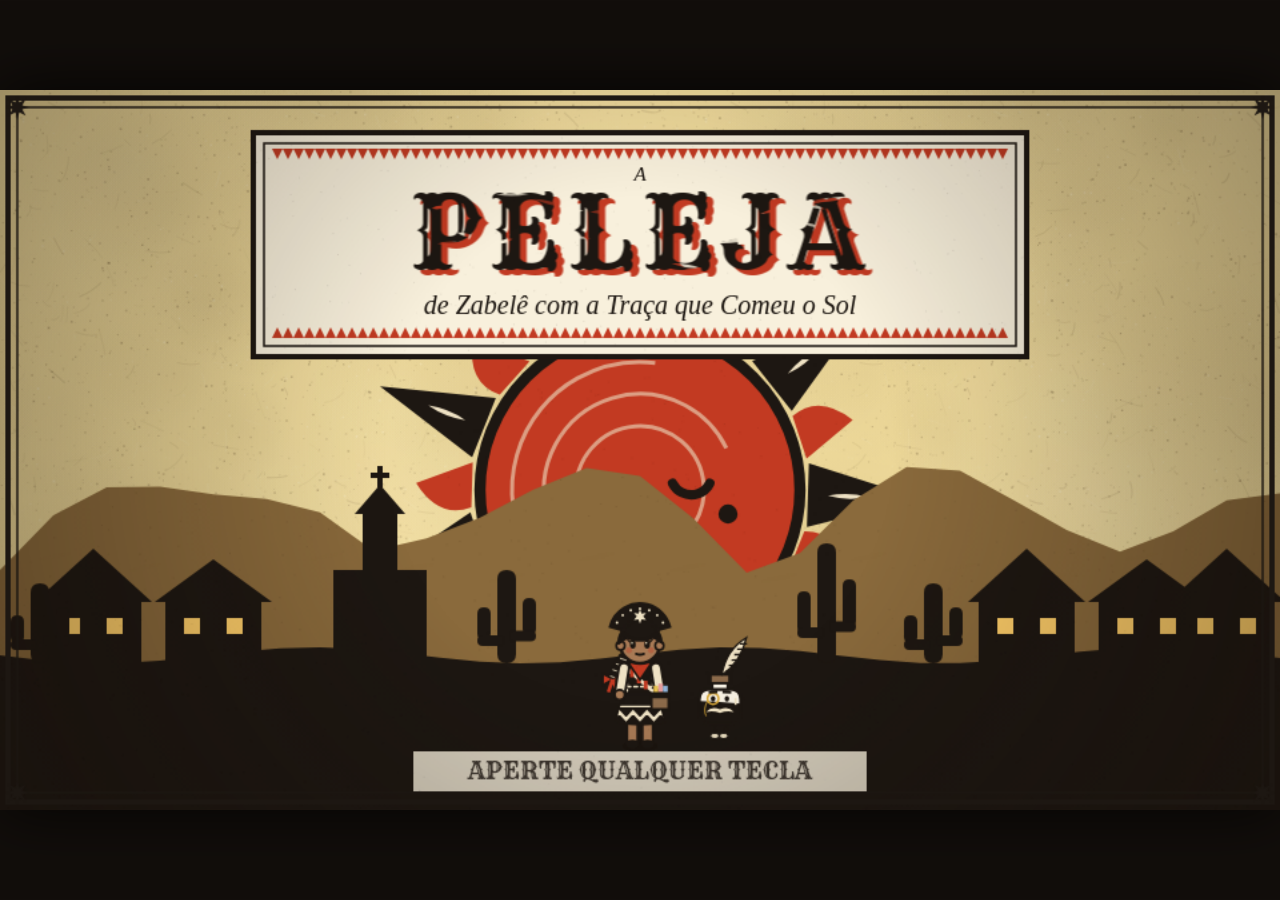
<file: index.html>
<!doctype html>
<html lang="pt-BR">
<head>
  <meta charset="utf-8">
  <meta name="viewport" content="width=device-width,initial-scale=1,maximum-scale=1,user-scalable=no,viewport-fit=cover">
  <meta name="theme-color" content="#120e0b">
  <title>PELEJA — Zabelê e a Traça que Comeu o Sol</title>
  <link rel="preconnect" href="https://fonts.googleapis.com">
  <link rel="preconnect" href="https://fonts.gstatic.com" crossorigin>
  <link href="https://fonts.googleapis.com/css2?family=IM+Fell+English:ital@0;1&family=Rye&display=swap" rel="stylesheet">
  <link rel="stylesheet" href="css/style.css">
</head>
<body>
  <div id="wrap">
    <canvas id="game" width="960" height="540" tabindex="0" aria-label="PELEJA — jogo"></canvas>
  </div>
  <div id="boot">
    <div class="boot-title">PELEJA</div>
    <div class="boot-sub">abrindo o folheto…</div>
  </div>
  <noscript><p class="nojs">Este jogo precisa de JavaScript ligado.</p></noscript>

  <script src="js/core/util.js"></script>
  <script src="js/core/input.js"></script>
  <script src="js/core/audio.js"></script>
  <script src="js/core/save.js"></script>
  <script src="js/gfx/art.js"></script>
  <script src="js/gfx/sprites.js"></script>
  <script src="js/gfx/creatures.js"></script>
  <script src="js/gfx/portraits.js"></script>
  <script src="js/gfx/tiles.js"></script>
  <script src="js/gfx/panels.js"></script>
  <script src="js/gfx/fx.js"></script>
  <script src="js/game/maps.js"></script>
  <script src="js/game/entities.js"></script>
  <script src="js/game/enemies.js"></script>
  <script src="js/game/bosses.js"></script>
  <script src="js/game/dialogue.js"></script>
  <script src="js/game/cutscene.js"></script>
  <script src="js/game/story.js"></script>
  <script src="js/game/world.js"></script>
  <script src="js/game/peleja.js"></script>
  <script src="js/ui/menus.js"></script>
  <script src="js/ui/intro.js"></script>
  <script src="js/ui/ending.js"></script>
  <script src="js/main.js"></script>
</body>
</html>
</file>
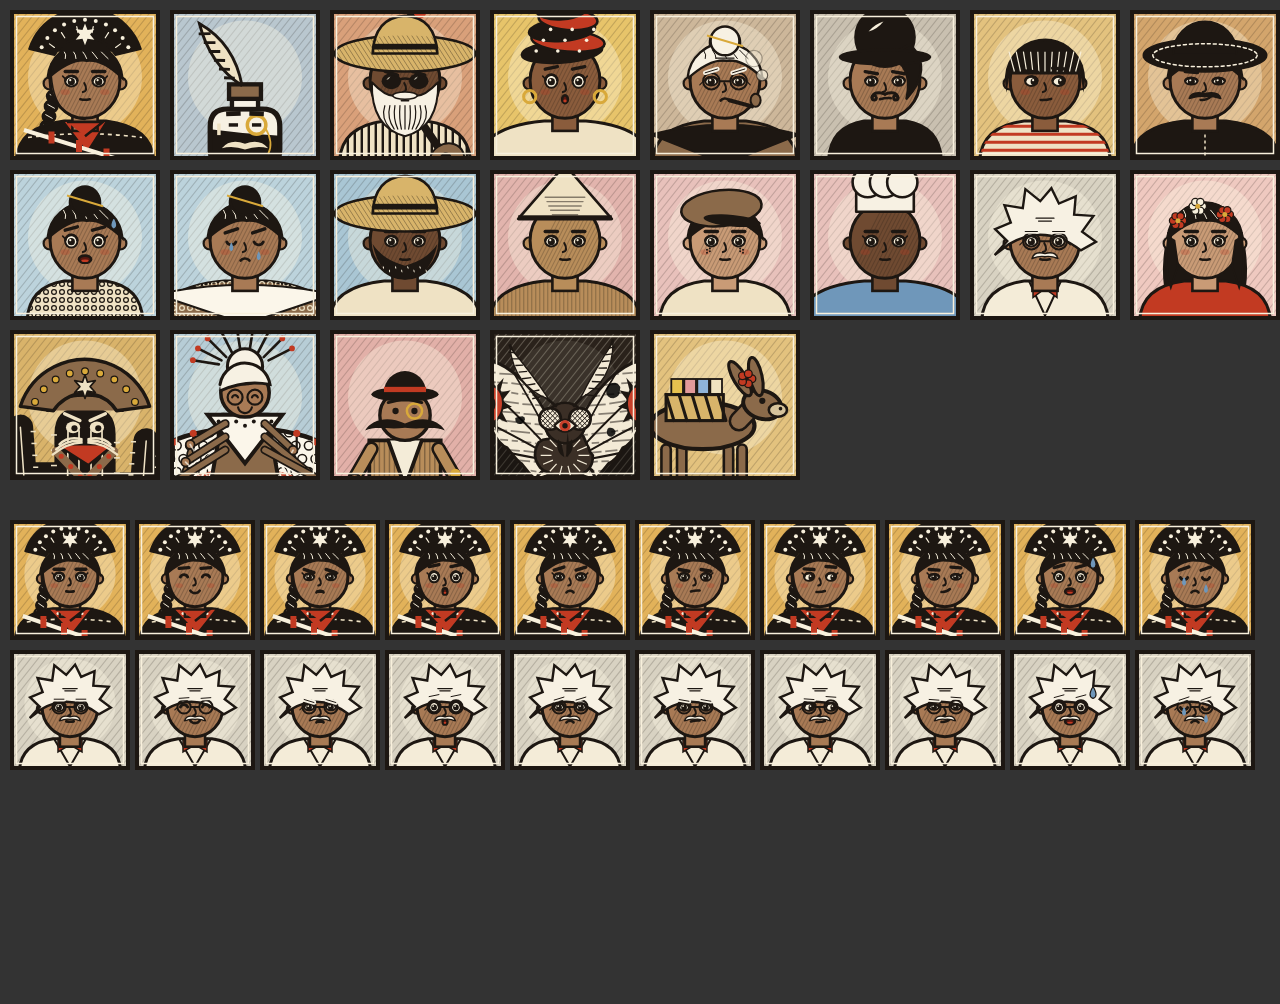
<file: tools/portrait-test.html>
<!doctype html>
<html><head><meta charset="utf-8"></head><body style="margin:0;background:#333">
<canvas id="c" width="1600" height="1000"></canvas>
<script src="../js/core/util.js"></script><script src="../js/core/input.js"></script><script src="../js/core/audio.js"></script><script src="../js/core/save.js"></script>
<script src="../js/gfx/art.js"></script><script src="../js/gfx/sprites.js"></script><script src="../js/gfx/creatures.js"></script><script src="../js/gfx/portraits.js"></script>
<script>
const ctx=document.getElementById('c').getContext('2d');
const who=['zab','nan','sab','filo','can','vir','ze','tiao','tete','lala','anz','biu','juca','zef','fir','luz','man','ren','cor','tra','lor'];
const ex=['neutro','feliz','bravo','surpreso','triste','determinado','pensativo','sarcastico','assustado','chorando'];
who.forEach((w,i)=>G.Portraits.draw(ctx,w,i<10?ex[i]:'neutro',10+(i%8)*160,10+Math.floor(i/8)*160,150,{t:1.3,talk:false}));
ex.forEach((e,i)=>G.Portraits.draw(ctx,'zab',e,10+i*125,520,120,{t:1.3}));
ex.forEach((e,i)=>G.Portraits.draw(ctx,'fir',e,10+i*125,650,120,{t:1.3}));
window.DONE=true;
</script></body></html>
</file>
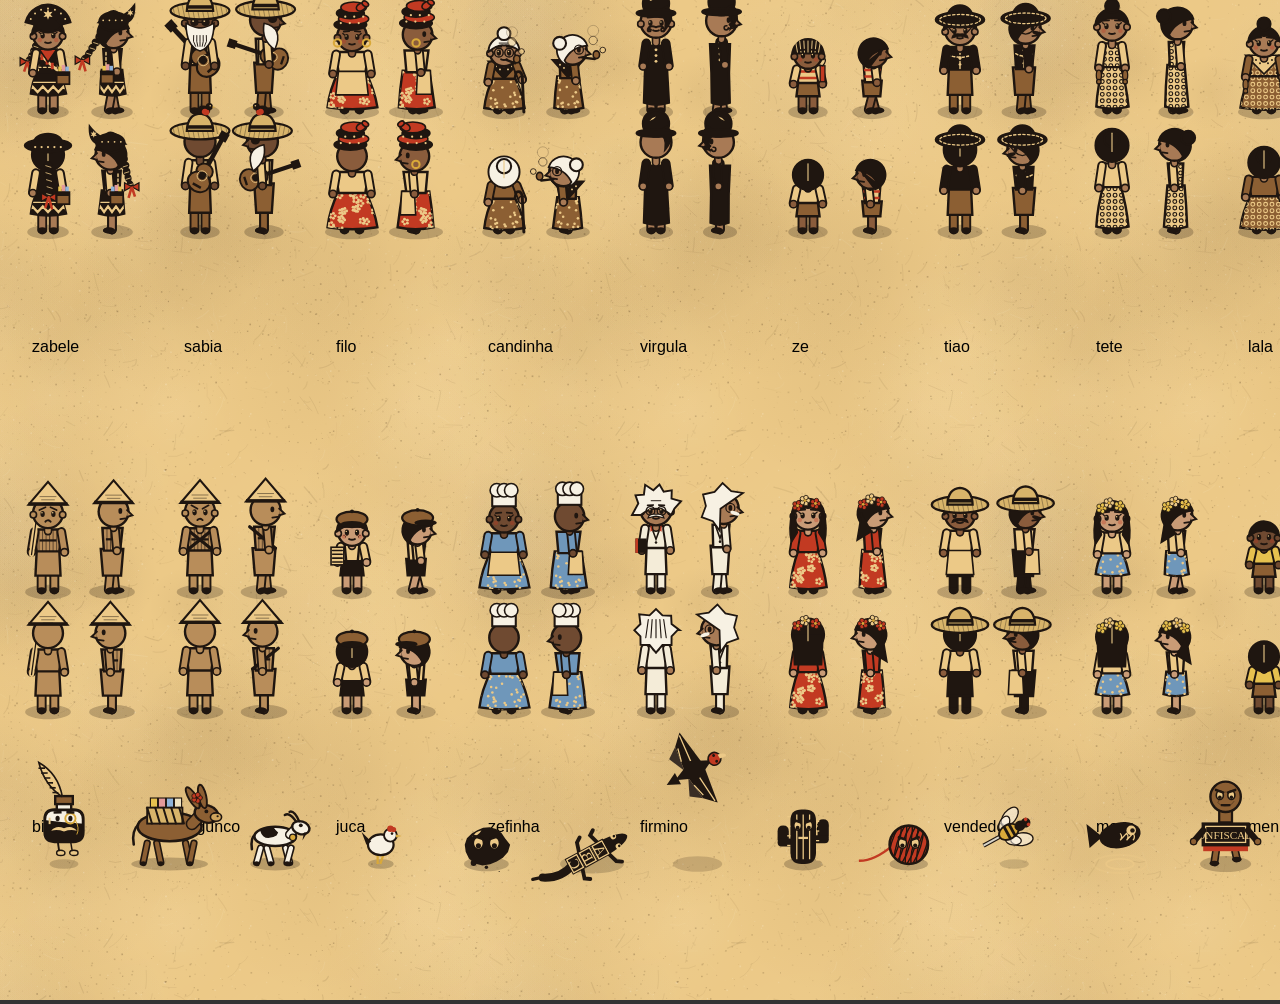
<file: tools/sprite-test.html>
<!doctype html>
<html><head><meta charset="utf-8"><title>sprite test</title>
<link href="https://fonts.googleapis.com/css2?family=IM+Fell+English:ital@0;1&family=Rye&display=swap" rel="stylesheet">
</head><body style="margin:0;background:#333">
<canvas id="c" width="1600" height="1000"></canvas>
<script src="../js/core/util.js"></script>
<script src="../js/core/input.js"></script>
<script src="../js/core/audio.js"></script>
<script src="../js/core/save.js"></script>
<script src="../js/gfx/art.js"></script>
<script src="../js/gfx/sprites.js"></script>
<script src="../js/gfx/creatures.js"></script>
<script>
const G = window.G;
const cv = document.getElementById('c'); const ctx = cv.getContext('2d');
const mode = new URLSearchParams(location.search).get('mode')||'';
const theme = new URLSearchParams(location.search).get('theme') || 'sertao';
G.setTheme(theme);
function draw(t){
  ctx.setTransform(1,0,0,1,0,0);
  G.Art.fillPaper(ctx,0,0,1600,1000,G.Pal.paper,0,0,G.Pal.negative);
  ctx.scale(1.6,1.6);
  const humans = Object.keys(G.Sprites.SPECS);
  const dirs=['down','right','up','left'];
  humans.forEach((id,i)=>{
    const x = 30 + (i%10)*95, y0 = 70 + Math.floor(i/10)*300;
    dirs.forEach((d,k)=> G.Sprites.humanoid(ctx,id,{x:x+(k%2)*40,y:y0+Math.floor(k/2)*75,dir:d,t,moving:k===1,phase:t*10}));
    ctx.fillStyle='#000'; ctx.font='10px sans-serif'; ctx.fillText(id,x-10,y0+150);
  });
  const cr = ['nanquim','lorota','bodinha','galinha','borrao','calango','urubu','mandacaruzinho','novelo','agulheira','peixe','carimbo','rascunho','letra'];
  cr.forEach((id,i)=>{ G.Creatures[id](ctx,{x:40+i*66,y:540,t,angle:-0.5,emerge:1,moving:true,phase:t*8,ch:'Ç',dir:'right'}); });
  if (mode==='boss'){ ctx.setTransform(1,0,0,1,0,0); G.Art.fillPaper(ctx,0,0,1600,1000,G.Pal.paper,0,0,G.Pal.negative); ctx.scale(1.5,1.5);
  G.Creatures.mandacaru(ctx,{x:90,y:250,t,corrupt:true,pose:'idle'});
  G.Creatures.mandacaru(ctx,{x:220,y:250,t,pose:'bloom'});
  G.Creatures.renda(ctx,{x:400,y:250,t,corrupt:true});
  G.Creatures.coronel(ctx,{x:540,y:250,t,panic:true});
  G.Creatures.prensa(ctx,{x:200,y:600,t,exposed:true,valves:[true,false,true]});
  G.Creatures.traca(ctx,{x:640,y:560,t,alt:70,scale:1});
  G.Creatures.nanquim(ctx,{x:420,y:420,t,scale:2.5,talking:true});
  }
}
document.fonts.ready.then(()=>{ draw(1.3); window.DONE=true; });
</script></body></html>
</file>
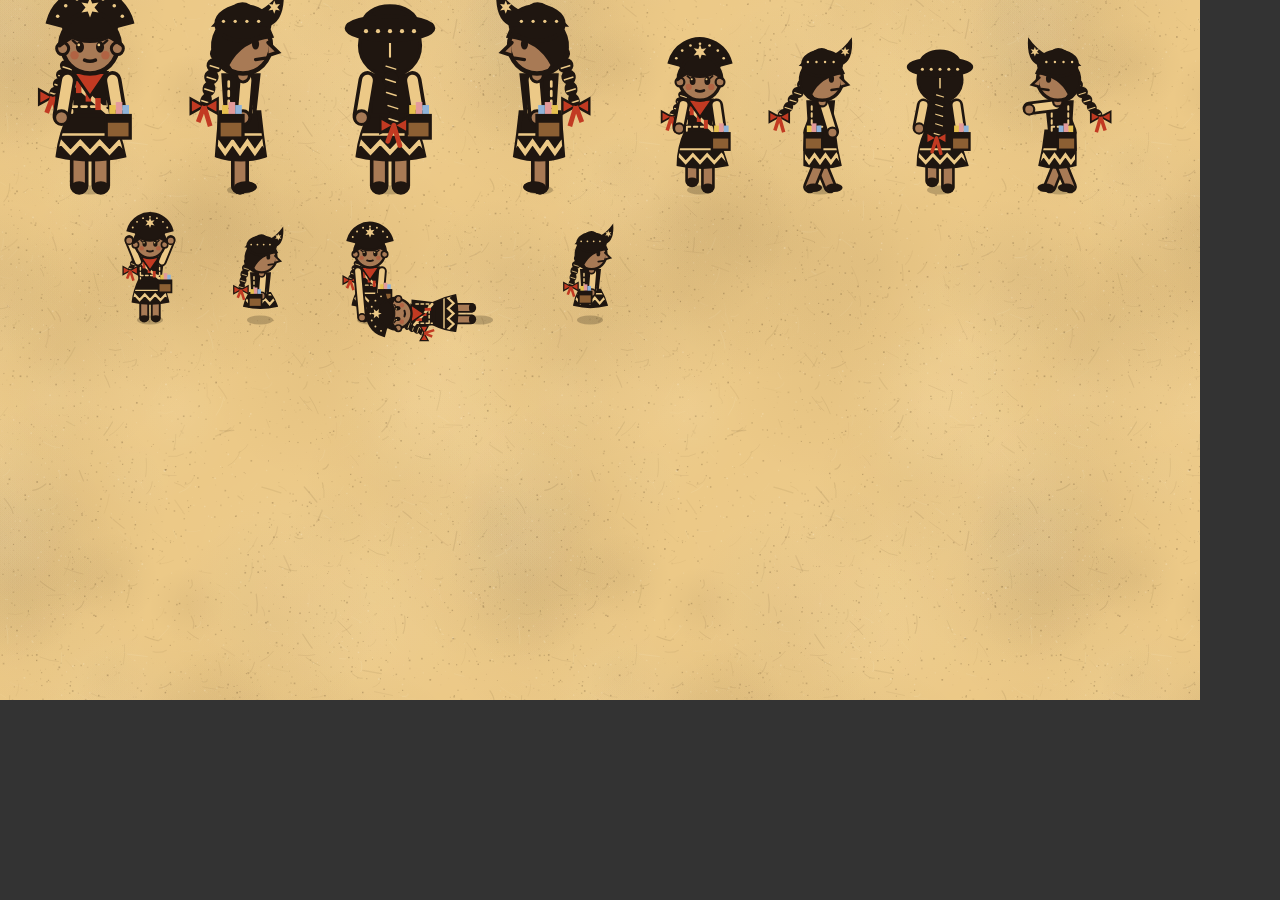
<file: tools/zab-test.html>
<!doctype html><html><head><meta charset="utf-8"></head><body style="margin:0;background:#333">
<canvas id="c" width="1200" height="700"></canvas>
<script src="../js/core/util.js"></script><script src="../js/core/input.js"></script><script src="../js/core/audio.js"></script><script src="../js/core/save.js"></script>
<script src="../js/gfx/art.js"></script><script src="../js/gfx/sprites.js"></script><script src="../js/gfx/creatures.js"></script>
<script>
const ctx=document.getElementById('c').getContext('2d');
G.setTheme('sertao');
G.Art.fillPaper(ctx,0,0,1200,700,G.Pal.paper);
const ids=(new URLSearchParams(location.search).get('ids')||'zabele').split(',');
ids.forEach((id,row)=>{
 ['down','right','up','left'].forEach((d,i)=>{
  G.Sprites.humanoid(ctx,id,{x:90+i*150,y:190+row*330,dir:d,t:1.1,scale:3});
  G.Sprites.humanoid(ctx,id,{x:700+i*120,y:190+row*330,dir:d,t:1.3,scale:2.2,moving:true,phase:1.2, pose: i==3?'attack':null});
 });
 G.Sprites.humanoid(ctx,id,{x:150,y:320+row*330,dir:'down',t:1,scale:1.6,pose:'cheer'});
 G.Sprites.humanoid(ctx,id,{x:260,y:320+row*330,dir:'right',t:1,scale:1.6,pose:'kneel'});
 G.Sprites.humanoid(ctx,id,{x:370,y:320+row*330,dir:'down',t:1,scale:1.6,pose:'stamp'});
 G.Sprites.humanoid(ctx,id,{x:480,y:320+row*330,dir:'down',t:1,scale:1.6,pose:'lie'});
 G.Sprites.humanoid(ctx,id,{x:590,y:320+row*330,dir:'right',t:1,scale:1.6,pose:'sit'});
});
window.DONE=true;
</script></body></html>
</file>
<file: css/style.css>
html, body {
  margin: 0;
  padding: 0;
  width: 100%;
  height: 100%;
  background: #120e0b;
  overflow: hidden;
  touch-action: none;
  -webkit-user-select: none;
  user-select: none;
}

#wrap {
  position: fixed;
  top: env(safe-area-inset-top, 0px);
  right: env(safe-area-inset-right, 0px);
  bottom: env(safe-area-inset-bottom, 0px);
  left: env(safe-area-inset-left, 0px);
  display: flex;
  align-items: center;
  justify-content: center;
}

#game {
  display: block;
  background: #efe2c4;
  outline: none;
  box-shadow: 0 0 60px rgba(0, 0, 0, 0.8);
}

#boot {
  position: fixed;
  inset: 0;
  display: flex;
  flex-direction: column;
  align-items: center;
  justify-content: center;
  background: #120e0b;
  color: #efe2c4;
  font-family: "Rye", Georgia, serif;
  transition: opacity 0.6s ease;
  z-index: 5;
}

#boot.hide {
  opacity: 0;
  pointer-events: none;
}

.boot-title {
  font-size: 64px;
  letter-spacing: 6px;
}

.boot-sub {
  font-family: "IM Fell English", Georgia, serif;
  font-style: italic;
  font-size: 20px;
  opacity: 0.7;
  margin-top: 8px;
}

.nojs {
  color: #efe2c4;
  font-family: Georgia, serif;
  text-align: center;
  margin-top: 40vh;
}
</file>
